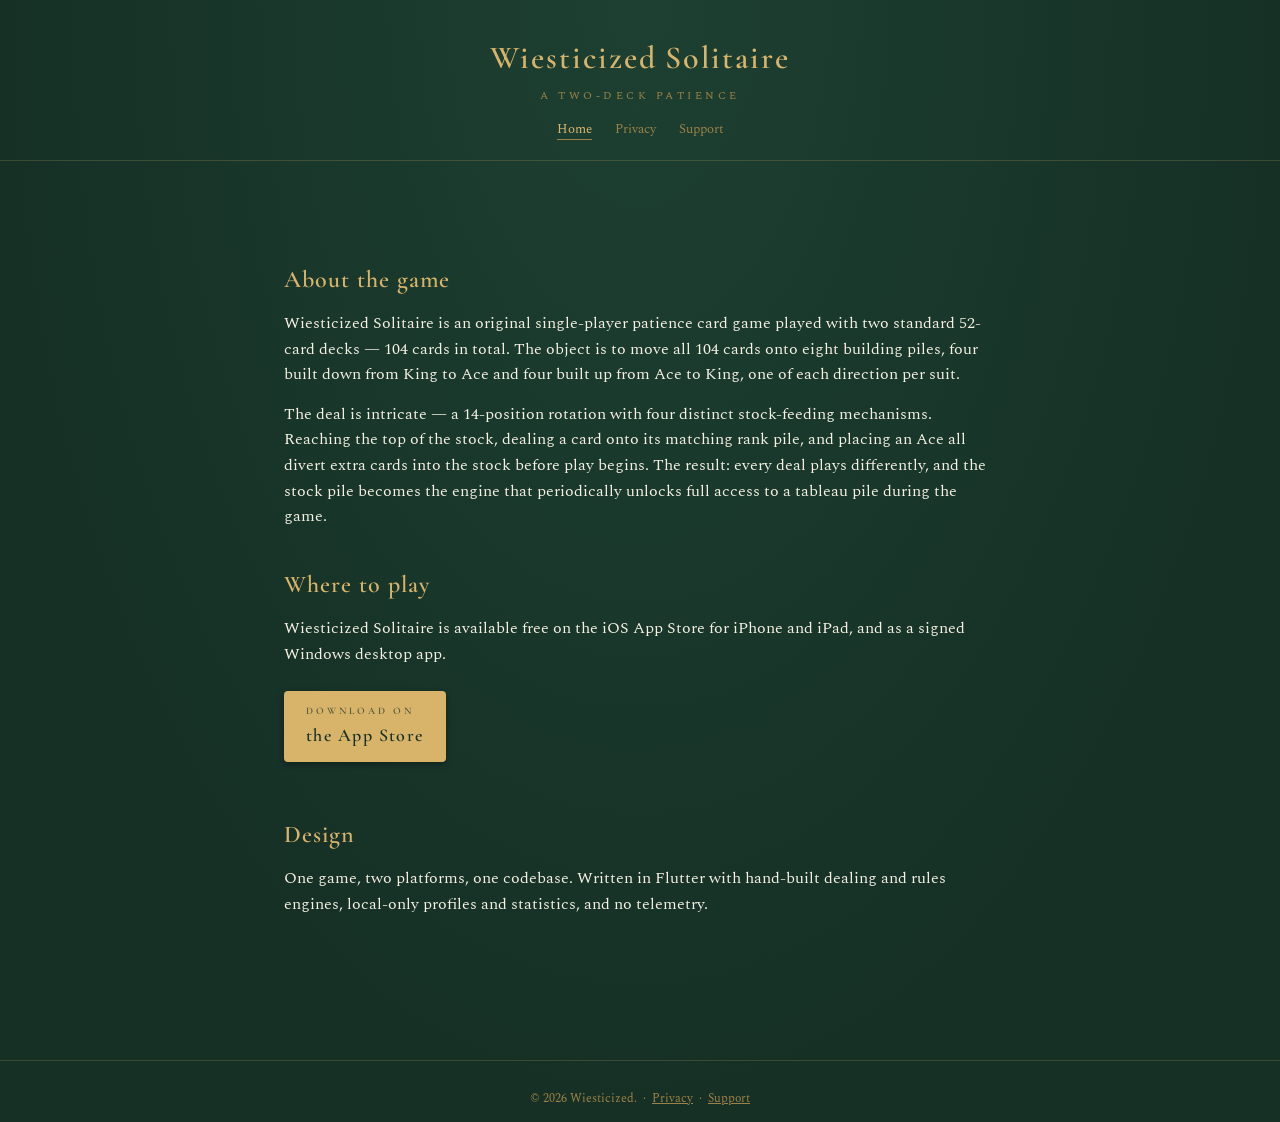
<file: index.html>
<!DOCTYPE html>
<html lang="en">
<head>
<meta charset="UTF-8">
<meta name="viewport" content="width=device-width, initial-scale=1">
<title>Wiesticized Solitaire</title>
<link href="https://fonts.googleapis.com/css2?family=Cormorant+Garamond:wght@500;600&family=Spectral:wght@400;500;600&display=swap" rel="stylesheet">
<link rel="stylesheet" href="_shared.css">
</head>
<body>
<header class="site">
  <h1>Wiesticized Solitaire</h1>
  <span class="sub">A Two-Deck Patience</span>
  <nav>
    <a href="./" aria-current="page">Home</a>
    <a href="privacy.html">Privacy</a>
    <a href="support.html">Support</a>
  </nav>
</header>

<main>
  <h2>About the game</h2>
  <p>
    Wiesticized Solitaire is an original single-player patience card game
    played with two standard 52-card decks — 104 cards in total. The
    object is to move all 104 cards onto eight building piles, four built
    down from King to Ace and four built up from Ace to King, one of each
    direction per suit.
  </p>
  <p>
    The deal is intricate — a 14-position rotation with four distinct
    stock-feeding mechanisms. Reaching the top of the stock, dealing a
    card onto its matching rank pile, and placing an Ace all divert extra
    cards into the stock before play begins. The result: every deal plays
    differently, and the stock pile becomes the engine that periodically
    unlocks full access to a tableau pile during the game.
  </p>

  <h2>Where to play</h2>
  <p>
    Wiesticized Solitaire is available free on the iOS App Store for
    iPhone and iPad, and as a signed Windows desktop app.
  </p>
  <p>
    <a class="cta" href="https://apps.apple.com/us/app/wiesticized-solitaire/id6823390627">
      <span class="platform">Download on</span>
      the App Store
    </a>
  </p>

  <h2>Design</h2>
  <p>
    One game, two platforms, one codebase. Written in Flutter with
    hand-built dealing and rules engines, local-only profiles and
    statistics, and no telemetry.
  </p>
</main>

<footer class="site">
  <p>&copy; 2026 Wiesticized. &nbsp;·&nbsp;
     <a href="privacy.html">Privacy</a> &nbsp;·&nbsp;
     <a href="support.html">Support</a></p>
</footer>
</body>
</html>
</file>
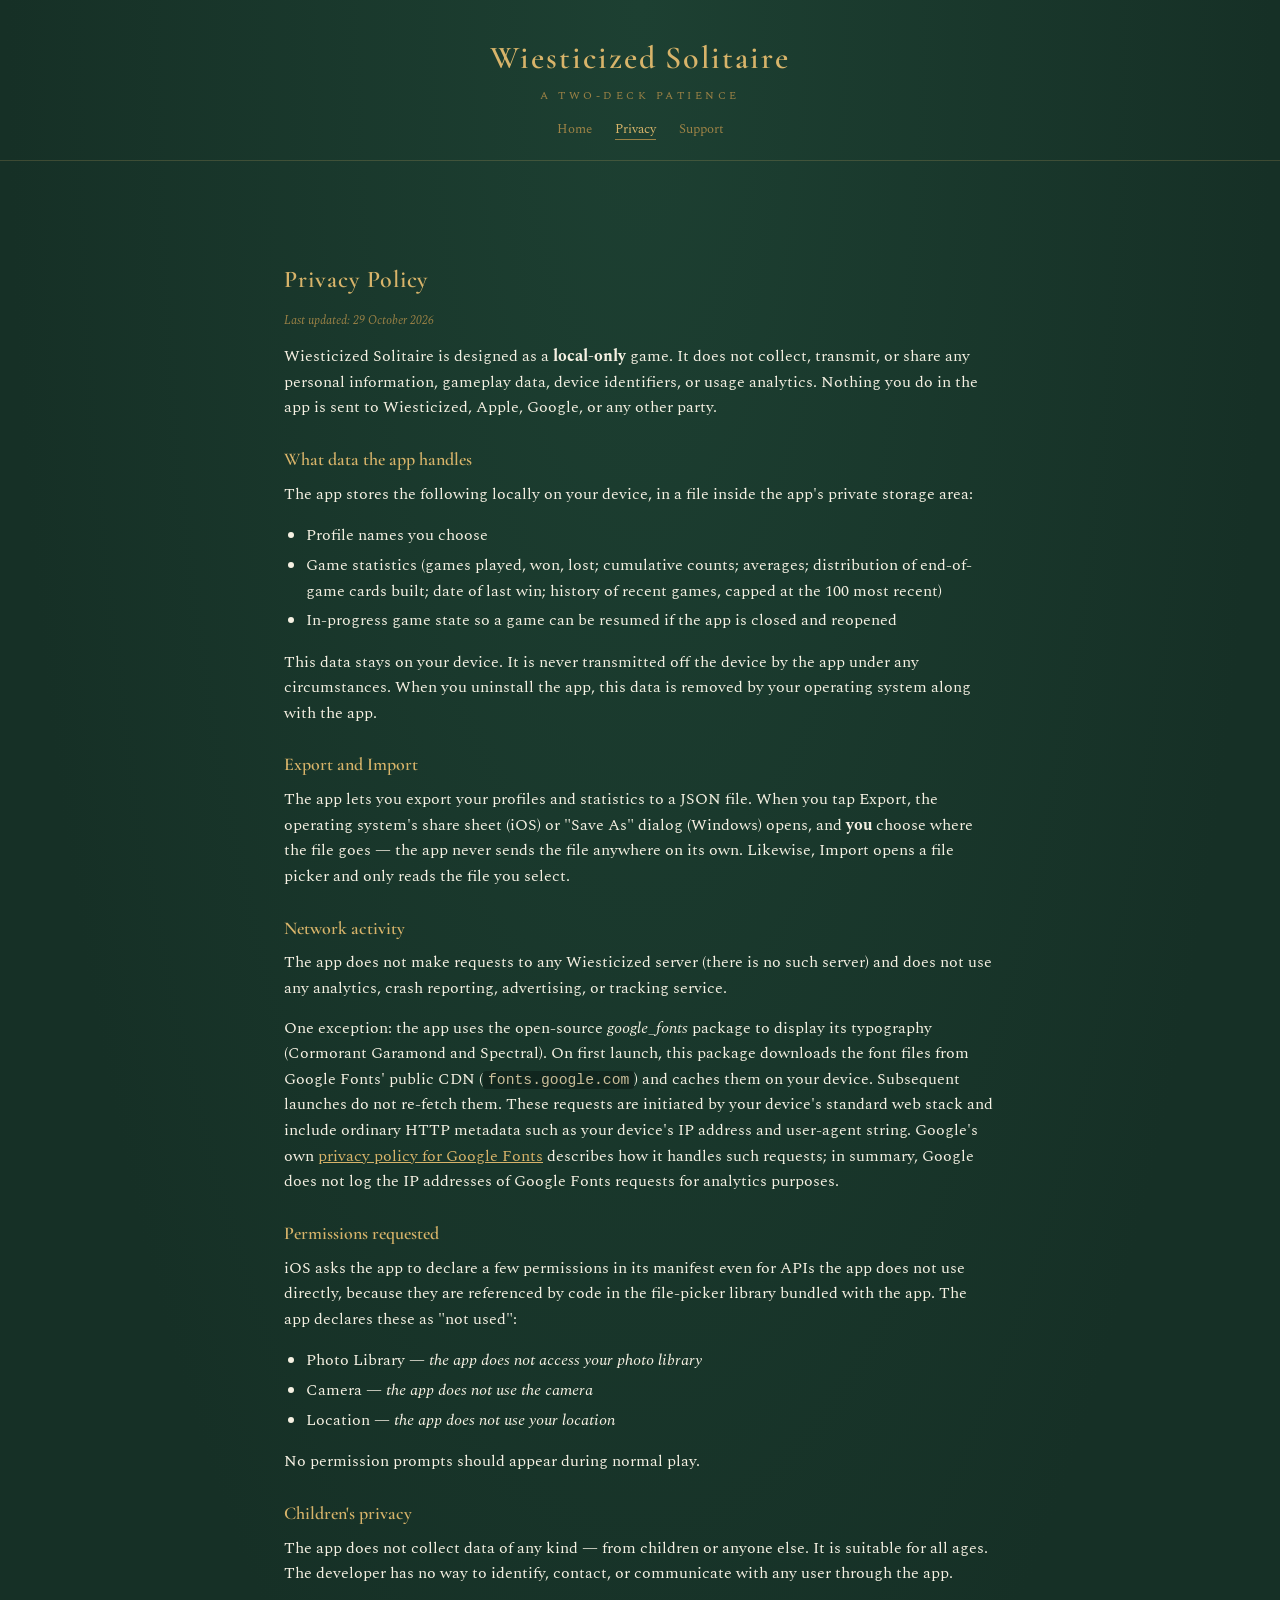
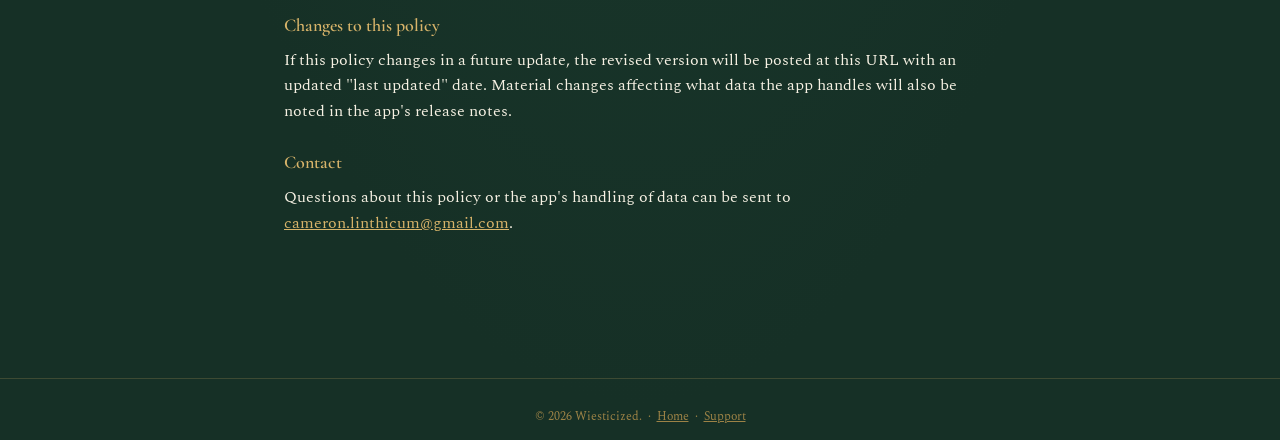
<file: privacy.html>
<!DOCTYPE html>
<html lang="en">
<head>
<meta charset="UTF-8">
<meta name="viewport" content="width=device-width, initial-scale=1">
<title>Privacy Policy — Wiesticized Solitaire</title>
<link href="https://fonts.googleapis.com/css2?family=Cormorant+Garamond:wght@500;600&family=Spectral:wght@400;500;600&display=swap" rel="stylesheet">
<link rel="stylesheet" href="_shared.css">
</head>
<body>
<header class="site">
  <h1>Wiesticized Solitaire</h1>
  <span class="sub">A Two-Deck Patience</span>
  <nav>
    <a href="./">Home</a>
    <a href="privacy.html" aria-current="page">Privacy</a>
    <a href="support.html">Support</a>
  </nav>
</header>

<main>
  <h2>Privacy Policy</h2>
  <p class="last-updated">Last updated: 29 October 2026</p>

  <p>
    Wiesticized Solitaire is designed as a <strong>local-only</strong>
    game. It does not collect, transmit, or share any personal information,
    gameplay data, device identifiers, or usage analytics. Nothing you do
    in the app is sent to Wiesticized, Apple, Google, or any other party.
  </p>

  <h3>What data the app handles</h3>
  <p>
    The app stores the following locally on your device, in a file inside
    the app's private storage area:
  </p>
  <ul>
    <li>Profile names you choose</li>
    <li>Game statistics (games played, won, lost; cumulative counts;
        averages; distribution of end-of-game cards built; date of last
        win; history of recent games, capped at the 100 most recent)</li>
    <li>In-progress game state so a game can be resumed if the app is
        closed and reopened</li>
  </ul>
  <p>
    This data stays on your device. It is never transmitted off the
    device by the app under any circumstances. When you uninstall the
    app, this data is removed by your operating system along with the app.
  </p>

  <h3>Export and Import</h3>
  <p>
    The app lets you export your profiles and statistics to a JSON file.
    When you tap Export, the operating system's share sheet (iOS) or
    "Save As" dialog (Windows) opens, and <strong>you</strong> choose
    where the file goes — the app never sends the file anywhere on its
    own. Likewise, Import opens a file picker and only reads the file
    you select.
  </p>

  <h3>Network activity</h3>
  <p>
    The app does not make requests to any Wiesticized server (there is
    no such server) and does not use any analytics, crash reporting,
    advertising, or tracking service.
  </p>
  <p>
    One exception: the app uses the open-source <em>google_fonts</em>
    package to display its typography (Cormorant Garamond and Spectral).
    On first launch, this package downloads the font files from Google
    Fonts' public CDN (<code>fonts.google.com</code>) and caches them on
    your device. Subsequent launches do not re-fetch them. These
    requests are initiated by your device's standard web stack and
    include ordinary HTTP metadata such as your device's IP address and
    user-agent string. Google's own
    <a href="https://developers.google.com/fonts/faq/privacy" target="_blank" rel="noopener">privacy policy for Google Fonts</a>
    describes how it handles such requests; in summary, Google does
    not log the IP addresses of Google Fonts requests for analytics
    purposes.
  </p>

  <h3>Permissions requested</h3>
  <p>
    iOS asks the app to declare a few permissions in its manifest even
    for APIs the app does not use directly, because they are referenced
    by code in the file-picker library bundled with the app. The app
    declares these as "not used":
  </p>
  <ul>
    <li>Photo Library — <em>the app does not access your photo library</em></li>
    <li>Camera — <em>the app does not use the camera</em></li>
    <li>Location — <em>the app does not use your location</em></li>
  </ul>
  <p>
    No permission prompts should appear during normal play.
  </p>

  <h3>Children's privacy</h3>
  <p>
    The app does not collect data of any kind — from children or anyone
    else. It is suitable for all ages. The developer has no way to
    identify, contact, or communicate with any user through the app.
  </p>

  <h3>Changes to this policy</h3>
  <p>
    If this policy changes in a future update, the revised version will
    be posted at this URL with an updated "last updated" date. Material
    changes affecting what data the app handles will also be noted in
    the app's release notes.
  </p>

  <h3>Contact</h3>
  <p>
    Questions about this policy or the app's handling of data can be
    sent to <a href="mailto:cameron.linthicum@gmail.com">cameron.linthicum@gmail.com</a>.
  </p>
</main>

<footer class="site">
  <p>&copy; 2026 Wiesticized. &nbsp;·&nbsp;
     <a href="./">Home</a> &nbsp;·&nbsp;
     <a href="support.html">Support</a></p>
</footer>
</body>
</html>
</file>
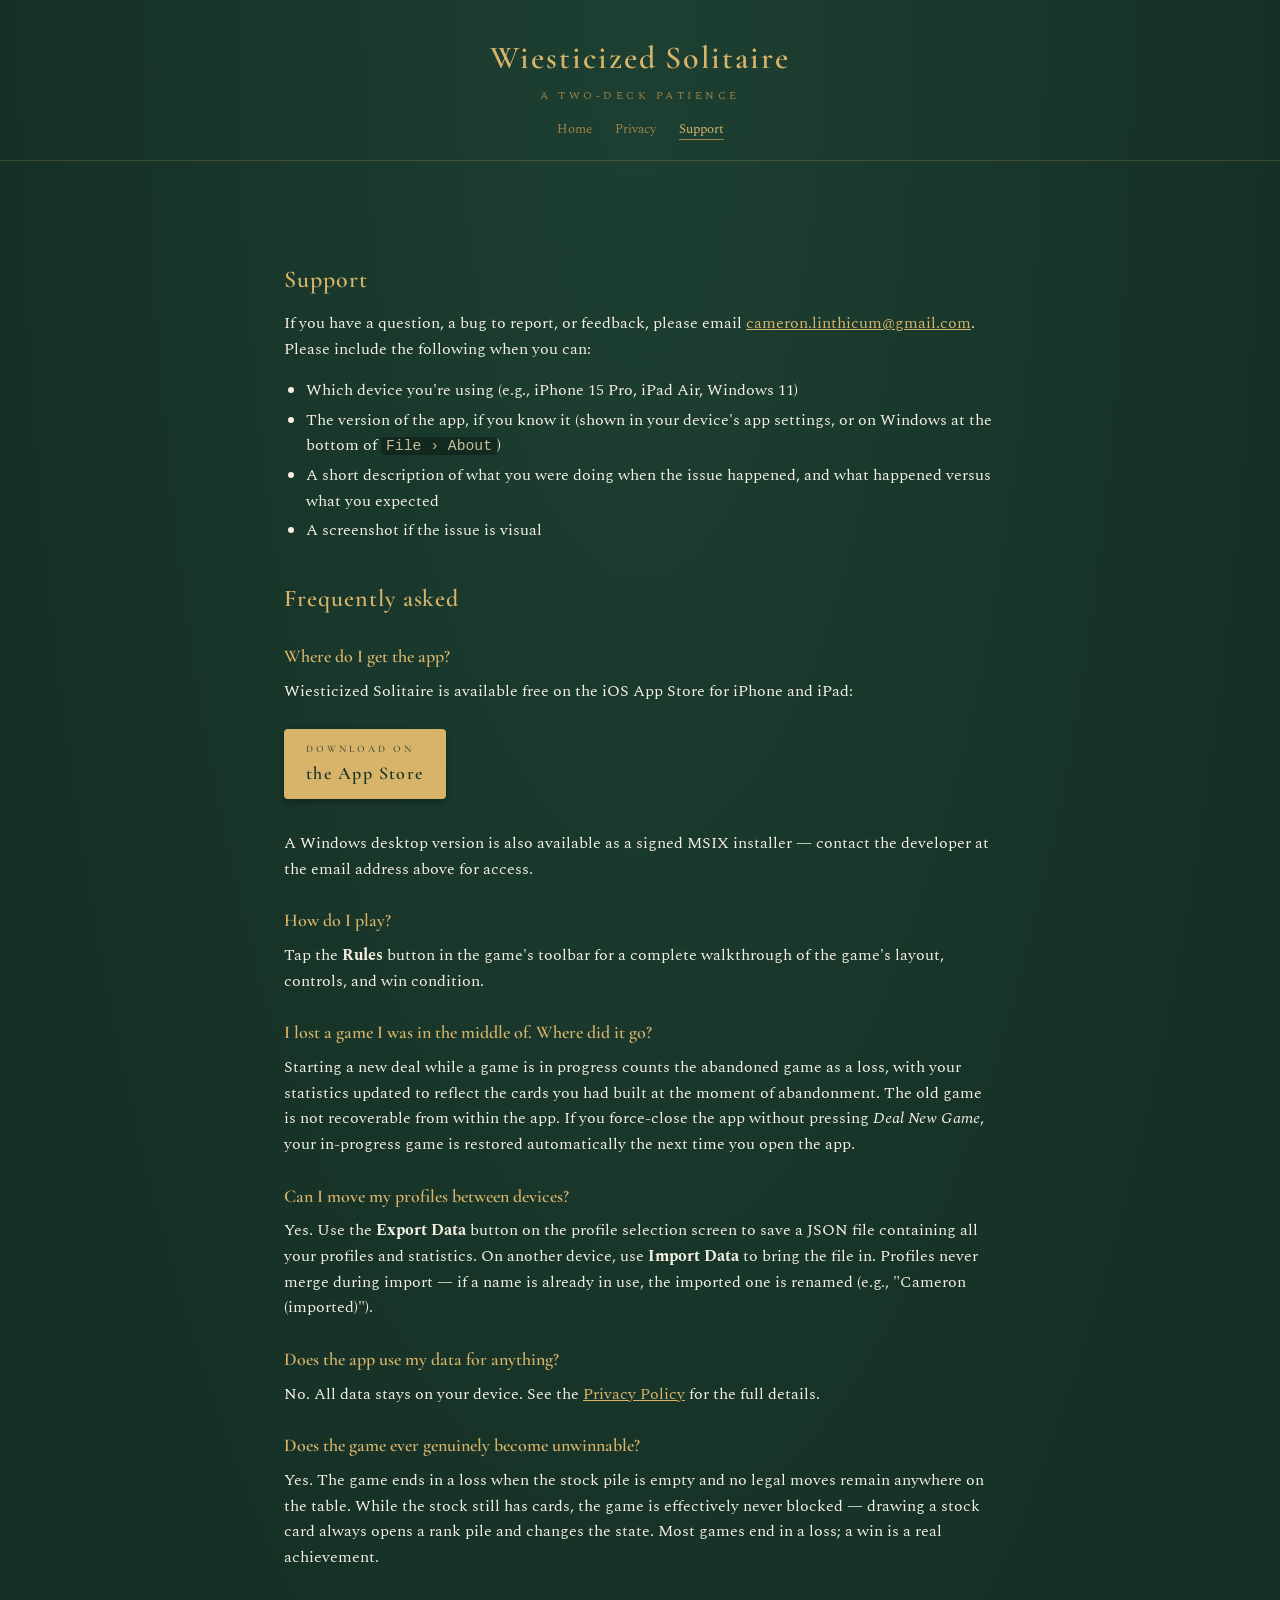
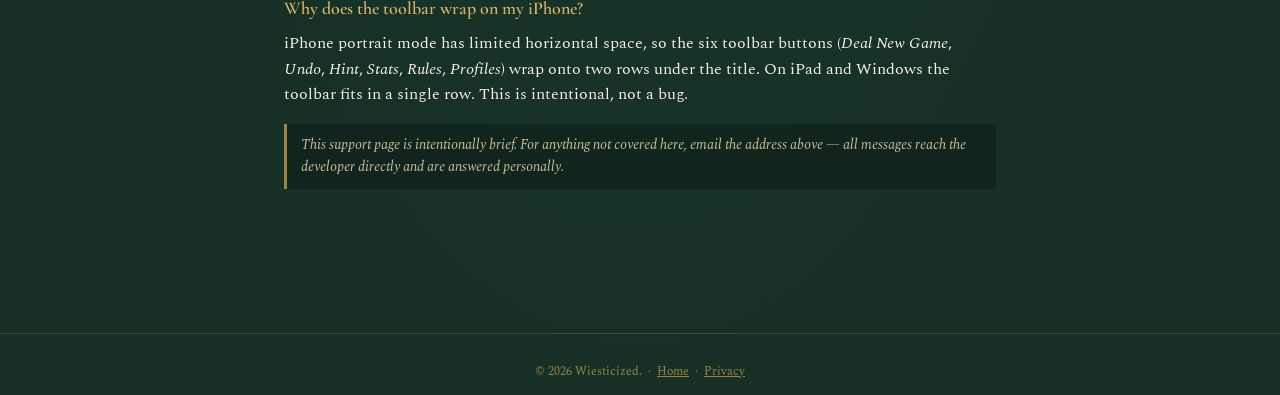
<file: support.html>
<!DOCTYPE html>
<html lang="en">
<head>
<meta charset="UTF-8">
<meta name="viewport" content="width=device-width, initial-scale=1">
<title>Support — Wiesticized Solitaire</title>
<link href="https://fonts.googleapis.com/css2?family=Cormorant+Garamond:wght@500;600&family=Spectral:wght@400;500;600&display=swap" rel="stylesheet">
<link rel="stylesheet" href="_shared.css">
</head>
<body>
<header class="site">
  <h1>Wiesticized Solitaire</h1>
  <span class="sub">A Two-Deck Patience</span>
  <nav>
    <a href="./">Home</a>
    <a href="privacy.html">Privacy</a>
    <a href="support.html" aria-current="page">Support</a>
  </nav>
</header>

<main>
  <h2>Support</h2>
  <p>
    If you have a question, a bug to report, or feedback, please email
    <a href="mailto:cameron.linthicum@gmail.com">cameron.linthicum@gmail.com</a>.
    Please include the following when you can:
  </p>
  <ul>
    <li>Which device you're using (e.g., iPhone 15 Pro, iPad Air,
        Windows 11)</li>
    <li>The version of the app, if you know it (shown in your device's
        app settings, or on Windows at the bottom of
        <code>File &rsaquo; About</code>)</li>
    <li>A short description of what you were doing when the issue
        happened, and what happened versus what you expected</li>
    <li>A screenshot if the issue is visual</li>
  </ul>

  <h2>Frequently asked</h2>

  <h3>Where do I get the app?</h3>
  <p>
    Wiesticized Solitaire is available free on the iOS App Store for
    iPhone and iPad:
  </p>
  <p>
    <a class="cta" href="https://apps.apple.com/us/app/wiesticized-solitaire/id6823390627">
      <span class="platform">Download on</span>
      the App Store
    </a>
  </p>
  <p>
    A Windows desktop version is also available as a signed MSIX
    installer — contact the developer at the email address above for
    access.
  </p>

  <h3>How do I play?</h3>
  <p>
    Tap the <strong>Rules</strong> button in the game's toolbar for a
    complete walkthrough of the game's layout, controls, and win
    condition.
  </p>

  <h3>I lost a game I was in the middle of. Where did it go?</h3>
  <p>
    Starting a new deal while a game is in progress counts the abandoned
    game as a loss, with your statistics updated to reflect the cards
    you had built at the moment of abandonment. The old game is not
    recoverable from within the app. If you force-close the app without
    pressing <em>Deal New Game</em>, your in-progress game is restored
    automatically the next time you open the app.
  </p>

  <h3>Can I move my profiles between devices?</h3>
  <p>
    Yes. Use the <strong>Export Data</strong> button on the profile
    selection screen to save a JSON file containing all your profiles
    and statistics. On another device, use <strong>Import Data</strong>
    to bring the file in. Profiles never merge during import — if a
    name is already in use, the imported one is renamed (e.g.,
    "Cameron (imported)").
  </p>

  <h3>Does the app use my data for anything?</h3>
  <p>
    No. All data stays on your device. See the
    <a href="privacy.html">Privacy Policy</a> for the full details.
  </p>

  <h3>Does the game ever genuinely become unwinnable?</h3>
  <p>
    Yes. The game ends in a loss when the stock pile is empty and no
    legal moves remain anywhere on the table. While the stock still
    has cards, the game is effectively never blocked — drawing a stock
    card always opens a rank pile and changes the state. Most games end
    in a loss; a win is a real achievement.
  </p>

  <h3>Why does the toolbar wrap on my iPhone?</h3>
  <p>
    iPhone portrait mode has limited horizontal space, so the six
    toolbar buttons (<em>Deal New Game</em>, <em>Undo</em>, <em>Hint</em>,
    <em>Stats</em>, <em>Rules</em>, <em>Profiles</em>) wrap onto two
    rows under the title. On iPad and Windows the toolbar fits in a
    single row. This is intentional, not a bug.
  </p>

  <em class="note">
    This support page is intentionally brief. For anything not covered
    here, email the address above — all messages reach the developer
    directly and are answered personally.
  </em>
</main>

<footer class="site">
  <p>&copy; 2026 Wiesticized. &nbsp;·&nbsp;
     <a href="./">Home</a> &nbsp;·&nbsp;
     <a href="privacy.html">Privacy</a></p>
</footer>
</body>
</html>
</file>
<file: _shared.css>
/* Shared styling for Wiesticized Solitaire's static pages.
   Matches the in-app palette and typography. */

:root {
  --felt-1: #1d4032;
  --felt-2: #163026;
  --gold:   #d8b46a;
  --gold-dim: #9c8246;
  --cream:  #f6f1e3;
  --cream-dim: #c9bd99;
  --ink:    #1a1a1a;
}

* { box-sizing: border-box; }
html, body {
  margin: 0;
  padding: 0;
  background: radial-gradient(ellipse at 50% 0%, var(--felt-1), var(--felt-2) 70%);
  color: var(--cream);
  font-family: 'Spectral', Georgia, serif;
  font-size: 16px;
  line-height: 1.6;
  min-height: 100vh;
  -webkit-font-smoothing: antialiased;
}

main {
  max-width: 760px;
  margin: 0 auto;
  padding: 40px 24px 80px;
}

header.site {
  text-align: center;
  padding: 32px 16px 20px;
  border-bottom: 1px solid rgba(216, 180, 106, 0.2);
  margin-bottom: 24px;
}
header.site h1 {
  font-family: 'Cormorant Garamond', Georgia, serif;
  font-weight: 600;
  font-size: 32px;
  color: var(--gold);
  letter-spacing: 0.06em;
  margin: 0;
}
header.site .sub {
  display: block;
  margin-top: 4px;
  font-size: 11px;
  letter-spacing: 0.32em;
  color: var(--gold-dim);
  text-transform: uppercase;
}
header.site nav {
  margin-top: 14px;
  font-size: 13px;
}
header.site nav a {
  color: var(--gold-dim);
  text-decoration: none;
  margin: 0 10px;
  border-bottom: 1px solid transparent;
  transition: color .15s ease, border-color .15s ease;
}
header.site nav a:hover,
header.site nav a[aria-current="page"] {
  color: var(--gold);
  border-bottom-color: var(--gold-dim);
}

h2 {
  font-family: 'Cormorant Garamond', Georgia, serif;
  font-weight: 600;
  font-size: 24px;
  color: var(--gold);
  letter-spacing: 0.04em;
  margin: 36px 0 12px;
}
h3 {
  font-family: 'Cormorant Garamond', Georgia, serif;
  font-weight: 600;
  font-size: 18px;
  color: var(--gold);
  margin: 24px 0 8px;
}

p { margin: 8px 0 14px; }
ul { padding-left: 22px; }
li { margin: 4px 0; }

a { color: var(--gold); }
a:hover { color: var(--cream); }

code {
  font-family: 'SF Mono', Menlo, Consolas, monospace;
  font-size: 0.92em;
  background: rgba(0,0,0,0.3);
  padding: 1px 5px;
  border-radius: 3px;
  color: var(--cream-dim);
}

.cta {
  display: inline-block;
  margin: 10px 0 18px;
  padding: 12px 22px;
  background: var(--gold);
  color: var(--felt-2);
  font-family: 'Cormorant Garamond', Georgia, serif;
  font-size: 18px;
  font-weight: 600;
  letter-spacing: 0.08em;
  text-decoration: none;
  border-radius: 4px;
  box-shadow: 0 2px 6px rgba(0,0,0,0.35);
  transition: background .15s ease, color .15s ease, transform .1s ease;
}
.cta:hover {
  background: var(--cream);
  color: var(--ink);
}
.cta:active {
  transform: translateY(1px);
}
.cta .platform {
  display: block;
  font-size: 10px;
  letter-spacing: 0.3em;
  text-transform: uppercase;
  color: var(--felt-2);
  opacity: 0.7;
  margin-bottom: 2px;
}

em.note {
  display: block;
  margin: 16px 0;
  padding: 10px 14px;
  background: rgba(0,0,0,0.25);
  border-left: 3px solid var(--gold-dim);
  color: var(--cream-dim);
  font-style: italic;
  font-size: 14px;
}

footer.site {
  margin-top: 48px;
  padding-top: 20px;
  border-top: 1px solid rgba(216, 180, 106, 0.2);
  text-align: center;
  font-size: 12px;
  color: var(--gold-dim);
}
footer.site a { color: var(--gold-dim); }
footer.site a:hover { color: var(--gold); }

.last-updated {
  font-size: 12px;
  color: var(--gold-dim);
  font-style: italic;
}
</file>
